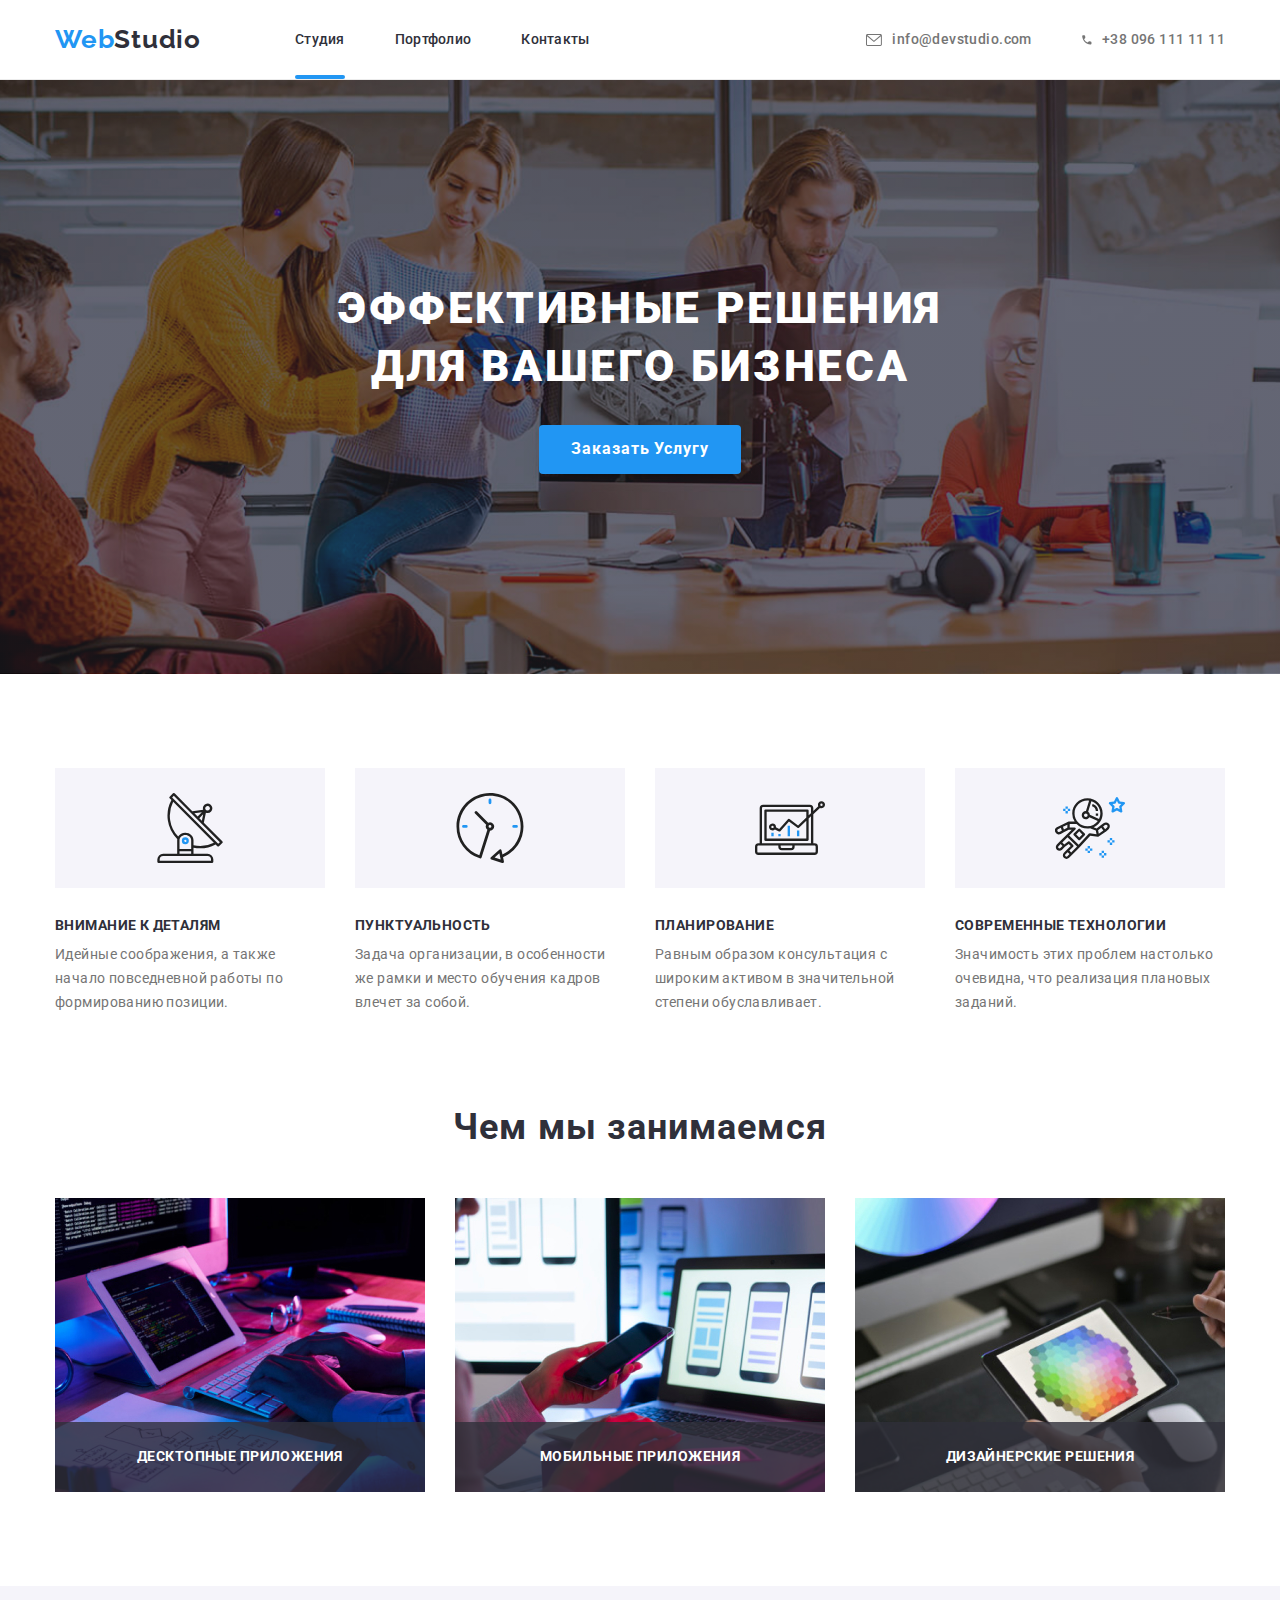
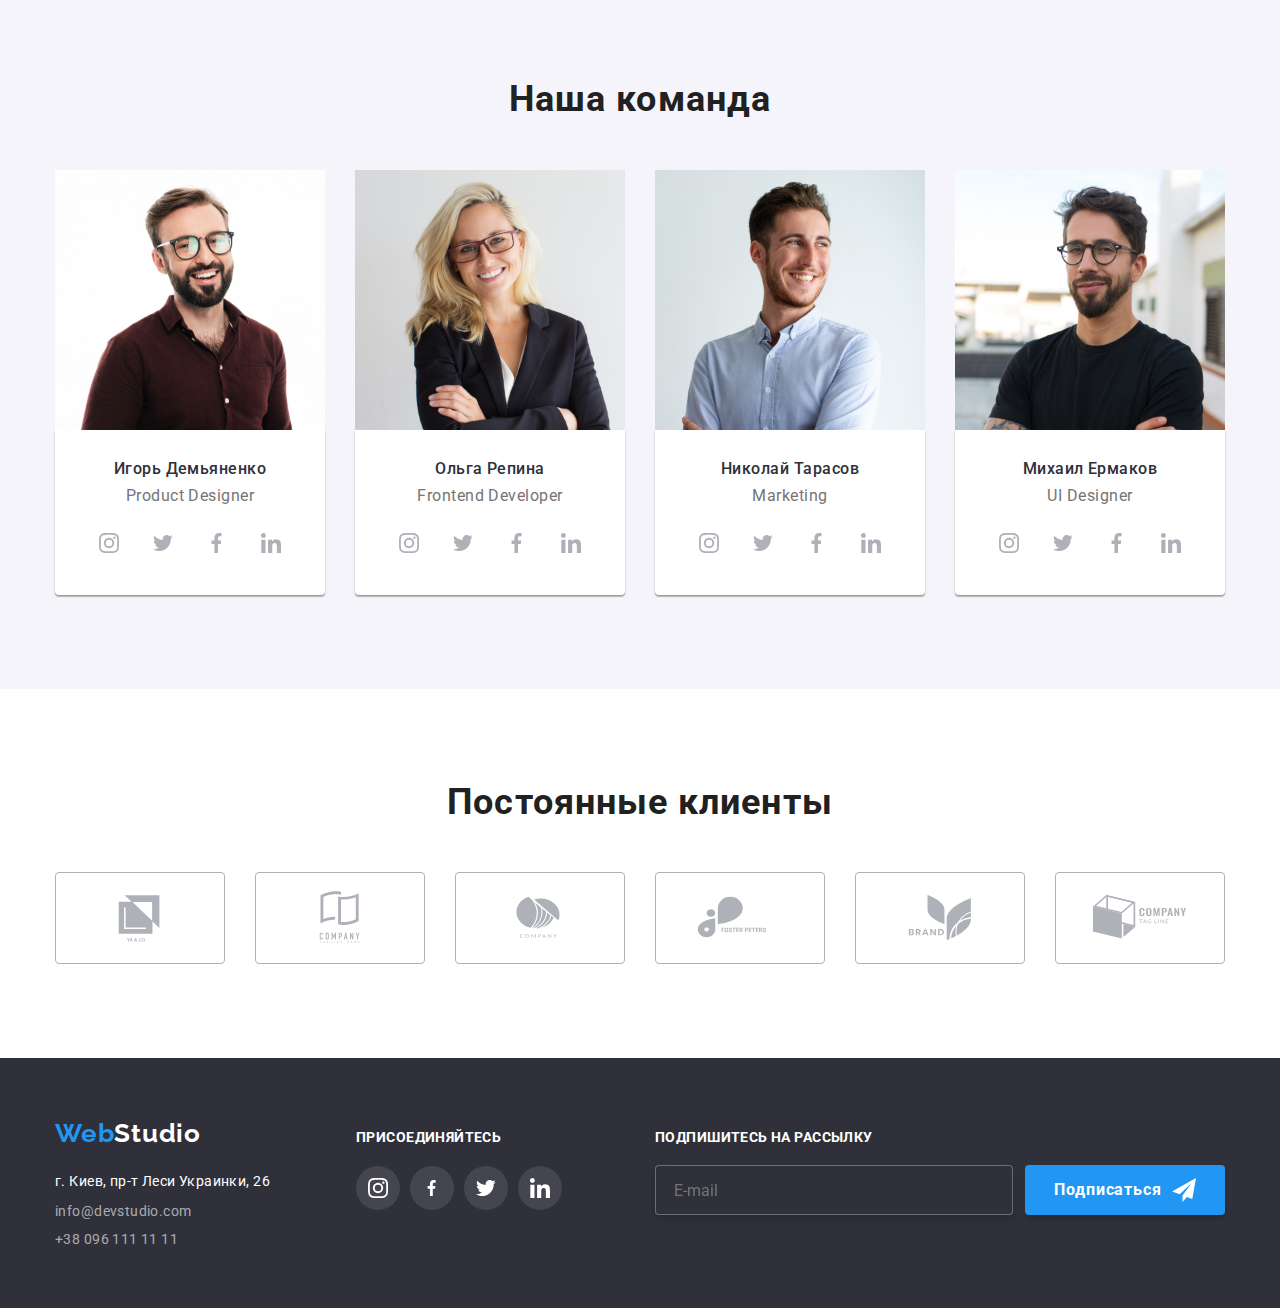
<file: index.html>
<!DOCTYPE html>
<html lang="en">

<head>
    <meta charset="UTF-8" />
    <meta http-equiv="X-UA-Compatible" content="IE=edge" />
    <meta name="viewport" content="width=device-width, initial-scale=1.0" />
    <link rel="stylesheet" type="text/css" href="./modern-normalize.css" />
    <link rel="preconnect" href="https://fonts.gstatic.com" crossorigin />
    <link href="https://fonts.googleapis.com/css2?family=Raleway:wght@700&family=Roboto:wght@400;500;700;900&display=swap" rel="stylesheet" />
    <link rel="stylesheet" type="text/css" href="./styles/style.css" />
    <title>Document</title>
</head>

<body>
    <header>
        <div class="container container-nav">
            <nav class="nav">
                <a href="" class="nav_logo">Web<span>Studio</span></a>

                <ul class="menu">
                    <li><a href="" class="current menu-link">Студия</a></li>
                    <li><a href="./portfolio.html" class="menu-link ">Портфолио</a></li>
                    <li><a href="#contacts" class="menu-link">Контакты</a></li>
                </ul>
            </nav>

            <ul class="contacts">
                <li class="contacts-item">
                    <a href="mailto:info@devstudio.com" class="mail">
                        <svg class="contact-icons" width="16" height="12" fill="color: #757575">
                <use
                  href="./images/symbol-defs.svg#icon-envelope-hover"
                ></use></svg
              >info@devstudio.com</a
            >
          </li>
          <li class="contacts-item">
            <a href="tel:+380961111111" class="tel"
              ><svg class="contact-icons" width="10" height="16">
                <use href="./images/symbol-defs.svg#icon-Vector-11"></use></svg
              >+38 096 111 11 11</a
            >
          </li>
        </ul>
      </div>
    </header>

    <main>
      <section class="main-button">
        <div class="container">
          <h1 class="main-slogan">
            Эффективные решения <br />
            для вашего бизнеса
          </h1>
          <div class="button">
            <button type="button" data-modal-open class="order-button">
              Заказать Услугу
            </button>
          </div>
        </div>
      </section>

      <!--Качества-->
      <section class="section">
        <div class="container">
          <h2 class="quality-title">Наши Преимущества</h2>
          <!--скрыть-->
          <ul class="quality-list">
            <li>
              <div class="grey-square">
                <svg class="" width="70" height="70">
                  <use href="./images/symbol-defs.svg#icon-antenna-1"></use>
                </svg>
        </div>
        <h3 class="quality-h3">Внимание к деталям</h3>
        <!--отсуп 10пх маржин-->
        <p class="quality-p">
            Идейные соображения, а также начало повседневной работы по формированию позиции.
        </p>
        </li>
        <li>
            <div class="grey-square">
                <svg class="" width="70" height="70">
                  <use href="./images/symbol-defs.svg#icon-clock-1"></use>
                </svg>
            </div>
            <h3 class="quality-h3">Пунктуальность</h3>
            <p class="quality-p">
                Задача организации, в особенности же рамки и место обучения кадров влечет за собой.
            </p>
        </li>
        <li>
            <div class="grey-square">
                <svg class="" width="70" height="70">
                  <use href="./images/symbol-defs.svg#icon-diagram-1"></use>
                </svg>
            </div>
            <h3 class="quality-h3">Планирование</h3>
            <p class="quality-p">
                Равным образом консультация с широким активом в значительной степени обуславливает.
            </p>
        </li>
        <li>
            <div class="grey-square">
                <svg class="" width="70" height="70">
                  <use href="./images/symbol-defs.svg#icon-astronaut-1"></use>
                </svg>
            </div>
            <h3 class="quality-h3">Современные технологии</h3>
            <p class="quality-p">
                Значимость этих проблем настолько очевидна, что реализация плановых заданий.
            </p>
        </li>
        </ul>
        </div>
        </section>

        <!--Чем мы занимаемся-->

        <section class="section task">
            <div class="container">
                <h2 class="task-title">Чем мы занимаемся</h2>

                <ul class="task-list">
                    <li class="task-item">
                        <img src="./images/tasks/img.jpg" alt="мобильные приложения" width="370" />
                        <div class="task-overlay">
                            <h3 class="task-text">Десктопные приложения</h3>
                        </div>
                    </li>
                    <li class="task-item">
                        <img src="./images/tasks/img_1.jpg" alt="десктопные приложения" width="370" />
                        <div class="task-overlay">
                            <h3 class="task-text">Мобильные приложения</h3>
                        </div>
                    </li>
                    <li class="task-item">
                        <img src="./images/tasks/img_2.jpg" alt="дизайнерские решения" width="370" />
                        <div class="task-overlay">
                            <h3 class="task-text">Дизайнерские решения</h3>
                        </div>
                    </li>
                </ul>
            </div>
        </section>

        <!--Наша команда-->

        <section class="section team">
            <div class="container">
                <h2 class="team-title">Наша команда</h2>

                <ul class="team-list">
                    <li class="team_card">
                        <img src="./images/team/img.jpg" alt="Игорь Демьяненко" width="270" />
                        <div class="member-info">
                            <h3 class="teamlist-h3">Игорь Демьяненко</h3>
                            <p class="teamlist-p">Product Designer</p>
                            <ul class="links-list">
                                <li class="links-item">
                                    <a href="" class="team-links"><svg class="social-icons" width="20" height="20">
                        <use
                          href="./images/symbol-defs.svg#icon-instagram-2"
                        ></use></svg
                    ></a>
                                </li>
                                <li class="links-item">
                                    <a href="" class="team-links"><svg class="social-icons" width="20" height="20">
                        <use
                          href="./images/symbol-defs.svg#icon-Vector-111"
                        ></use></svg
                    ></a>
                                </li>
                                <li class="links-item">
                                    <a href="" class="team-links"><svg class="social-icons" width="20" height="20">
                        <use
                          href="./images/symbol-defs.svg#icon-Vector-21"
                        ></use></svg
                    ></a>
                                </li>
                                <li class="links-item">
                                    <a href="" class="team-links"><svg class="social-icons" width="20" height="20">
                        <use
                          href="./images/symbol-defs.svg#icon-linkedin-1"
                        ></use>
                      </svg>
                    </a>
                                </li>
                            </ul>
                        </div>
                    </li>
                    <li class="team_card">
                        <img src="./images/team/img-1.jpg" alt="Ольга Репина" width="270" />
                        <div class="member-info">
                            <h3 class="teamlist-h3">Ольга Репина</h3>
                            <p class="teamlist-p">Frontend Developer</p>
                            <ul class="links-list">
                                <li class="links-item">
                                    <a href="" class="team-links"><svg class="social-icons" width="20" height="20">
                        <use
                          href="./images/symbol-defs.svg#icon-instagram-2"
                        ></use></svg
                    ></a>
                                </li>
                                <li class="links-item">
                                    <a href="" class="team-links"><svg class="social-icons" width="20" height="20">
                        <use
                          href="./images/symbol-defs.svg#icon-Vector-111"
                        ></use></svg
                    ></a>
                                </li>
                                <li class="links-item">
                                    <a href="" class="team-links"><svg class="social-icons" width="20" height="20">
                        <use
                          href="./images/symbol-defs.svg#icon-Vector-21"
                        ></use></svg
                    ></a>
                                </li>
                                <li class="links-item">
                                    <a href="" class="team-links"><svg class="social-icons" width="20" height="20">
                        <use
                          href="./images/symbol-defs.svg#icon-linkedin-1"
                        ></use>
                      </svg>
                    </a>
                                </li>
                            </ul>
                        </div>
                    </li>
                    <li class="team_card">
                        <img src="./images/team/img-2.jpg" alt="Николай Тарасов" width="270" />
                        <div class="member-info">
                            <h3 class="teamlist-h3">Николай Тарасов</h3>
                            <p class="teamlist-p">Marketing</p>
                            <ul class="links-list">
                                <li class="links-item">
                                    <a href="" class="team-links"><svg class="social-icons" width="20" height="20">
                        <use
                          href="./images/symbol-defs.svg#icon-instagram-2"
                        ></use></svg
                    ></a>
                                </li>
                                <li class="links-item">
                                    <a href="" class="team-links"><svg class="social-icons" width="20" height="20">
                        <use
                          href="./images/symbol-defs.svg#icon-Vector-111"
                        ></use></svg
                    ></a>
                                </li>
                                <li class="links-item">
                                    <a href="" class="team-links"><svg class="social-icons" width="20" height="20">
                        <use
                          href="./images/symbol-defs.svg#icon-Vector-21"
                        ></use></svg
                    ></a>
                                </li>
                                <li class="links-item">
                                    <a href="" class="team-links"><svg class="social-icons" width="20" height="20">
                        <use
                          href="./images/symbol-defs.svg#icon-linkedin-1"
                        ></use>
                      </svg>
                    </a>
                                </li>
                            </ul>
                        </div>
                    </li>
                    <li class="team_card">
                        <img src="./images/team/img-3.jpg" alt="Михаил Ермаков " width="270" />
                        <div class="member-info">
                            <h3 class="teamlist-h3">Михаил Ермаков</h3>
                            <p class="teamlist-p">UI Designer</p>
                            <ul class="links-list">
                                <li class="links-item">
                                    <a href="" class="team-links"><svg class="social-icons" width="20" height="20">
                        <use
                          href="./images/symbol-defs.svg#icon-instagram-2"
                        ></use></svg
                    ></a>
                                </li>
                                <li class="links-item">
                                    <a href="" class="team-links"><svg class="social-icons" width="20" height="20">
                        <use
                          href="./images/symbol-defs.svg#icon-Vector-111"
                        ></use></svg
                    ></a>
                                </li>
                                <li class="links-item">
                                    <a href="" class="team-links"><svg class="social-icons" width="20" height="20">
                        <use
                          href="./images/symbol-defs.svg#icon-Vector-21"
                        ></use></svg
                    ></a>
                                </li>
                                <li class="links-item">
                                    <a href="" class="team-links"><svg class="social-icons" width="20" height="20">
                        <use
                          href="./images/symbol-defs.svg#icon-linkedin-1"
                        ></use>
                      </svg>
                    </a>
                                </li>
                            </ul>
                        </div>
                    </li>
                </ul>
            </div>
        </section>

        <section class="section">
            <div class="container clients">
                <h2 class="team-title">Постоянные клиенты</h2>
                <ul class="clients-list">
                    <li>
                        <a href="" class="clients-card"><svg class="client-icons" width="106" height="60">
                  <use href="./images/symbol-defs.svg#icon-Logo-1"></use></svg
              ></a>
                    </li>
                    <li>
                        <a href="" class="clients-card"><svg class="client-icons" width="106" height="60">
                  <use href="./images/symbol-defs.svg#icon-Logo-2"></use></svg
              ></a>
                    </li>
                    <li>
                        <a href="" class="clients-card"><svg class="client-icons" width="106" height="60">
                  <use href="./images/symbol-defs.svg#icon-Logo-3"></use></svg
              ></a>
                    </li>
                    <li>
                        <a href="" class="clients-card"><svg class="client-icons" width="106" height="60">
                  <use href="./images/symbol-defs.svg#icon-Logo-4"></use></svg
              ></a>
                    </li>
                    <li>
                        <a href="" class="clients-card"><svg class="client-icons" width="106" height="60">
                  <use href="./images/symbol-defs.svg#icon-Logo-6"></use></svg
              ></a>
                    </li>
                    <li>
                        <a href="" class="clients-card"><svg class="client-icons" width="106" height="60">
                  <use href="./images/symbol-defs.svg#icon-Logo-7"></use></svg
              ></a>
                    </li>
                </ul>
            </div>
        </section>
        </main>

        <footer id="contacts">
            <div class="container footer-container">
                <div class="addres-con">
                    <a href="" class="footer-logo"><span>Web</span>Studio</a>
                    <address>
            <ul class="address">
              <li class="address-list">
                <a
                  href="https://goo.gl/maps/dbALaQ9YhSVhBDLY6"
                  class="footer-address"
                  >г. Киев, пр-т Леси Украинки, 26</a
                >
              </li>
              <li class="address-list">
                <a href="mailto:info@devstudio.com" class="footer-mail"
                  >info@devstudio.com</a
                >
              </li>
              <li class="address-list">
                <a href="tel:+380961111111" class="footer-tel"
                  >+38 096 111 11 11</a
                >
              </li>
            </ul>
          </address>
                </div>
                <div class="footer-join">
                    <h2 class="join-slogan">присоединяйтесь</h2>
                    <ul class="footer-links">
                        <li>
                            <a href="" class="footer-items"><svg class="footer-icons" width="20" height="20">
                  <use
                    href="./images/symbol-defs.svg#icon-instagram-2"
                  ></use></svg
              ></a>
                        </li>
                        <li>
                            <a href="" class="footer-items"><svg class="footer-icons" width="20" height="16">
                  <use href="./images/symbol-defs.svg#icon-Vector-21"></use></svg
              ></a>
                        </li>
                        <li>
                            <a href="" class="footer-items">
                                <svg class="footer-icons" width="20" height="20">
                  <use href="./images/symbol-defs.svg#icon-Vector-111"></use>
                </svg>
                            </a>
                        </li>
                        <li>
                            <a href="" class="footer-items"><svg class="footer-icons" width="20" height="20">
                  <use
                    href="./images/symbol-defs.svg#icon-linkedin-1"
                  ></use></svg
              ></a>
                        </li>
                    </ul>
                </div>

                <div class="subscribe-div">
                  <h2 class="subscribe-title">Подпишитесь на рассылку</h2>
                  <form action="" class="subscribe-form">
                  <input type="text" placeholder="E-mail" class="subscribe-input">
                  <button type="subscribe" class="footer-subscribe">Подписаться <svg class="icon-send" width="24" height="24"> <use
                    href="./images/symbol-defs.svg#icon-icon-send"
                  ></use></svg></button>
                  </form>
              </div>

             
            </div>
        </footer>

        <div class="backdrop is-hidden" data-modal>
          <div class="modal">
            <button type="button" data-modal-close class="close_button"> <svg class="close-icon" width="11" height="11">
              <use href="./images/symbol-defs.svg#icon-Vector-1"></use></button>
              <form class="register js-speaker-form">
              <h2 class="modal-title">Оставьте свои данные, мы вам перезвоним</h2>
    <div class="form-field">
              <label for="name" class="name-label" >Имя<svg class="modal-icon name-icon" width="12" height="12">
                <use
                  href="./images/symbol-defs.svg#icon-Vector"
                ></use></svg> </label>
               
              <input type="text"  id="name" name="name-input">
            </div>

            <div class="form-field">
              <label for="tel" class="tel-label">Телефон   <svg class="modal-icon tel-icon" width="13" height="13">
                <use
                  href="./images/symbol-defs.svg#icon-Vector-11"
                ></use></svg></label>
            
              <input type="text"  id="tel" name="tel-input">
            </div>
             

            <div class="form-field">
              <label for="email"class="email-label"  >Почта <svg class="modal-icon name-icon" width="16" height="12">
                <use
                  href="./images/symbol-defs.svg#black-envelope"
                ></use></svg></label> 
              <input type="text"  id="email" name="email-input">
            </div>
            <div class="form-field">
              <label for="comments" class="comments-label">Комментарий</label>
              <textarea name="comments" placeholder="Введите текст" class="comments" rows="4" id="comments"></textarea>
            </div>
             
    <div class="policy">
     
             
              <label for="term" class="term-label"> 
                <input type="checkbox" class="term " value="term" id="term">
                <span class="check-icon"><svg class="checkbox-icon" width="11" height="8">
                  <use
                    href="./images/symbol-defs.svg#icon-checkmark1"
                  ></use></svg></span> <p class="policy-text">
                Соглашаюсь с рассылкой и принимаю <a href="" class="policy-terms"> Условия договора</a></p>
              </label>
            </div>
          
    <div class="button-submit">
              <button type="button" class="submit">Отправить</button>
            </div>
              </form>
        </div>



        </div>

            </div>
        </div>

        <script src="./main.js"></script>
</body>

</html>
</file>
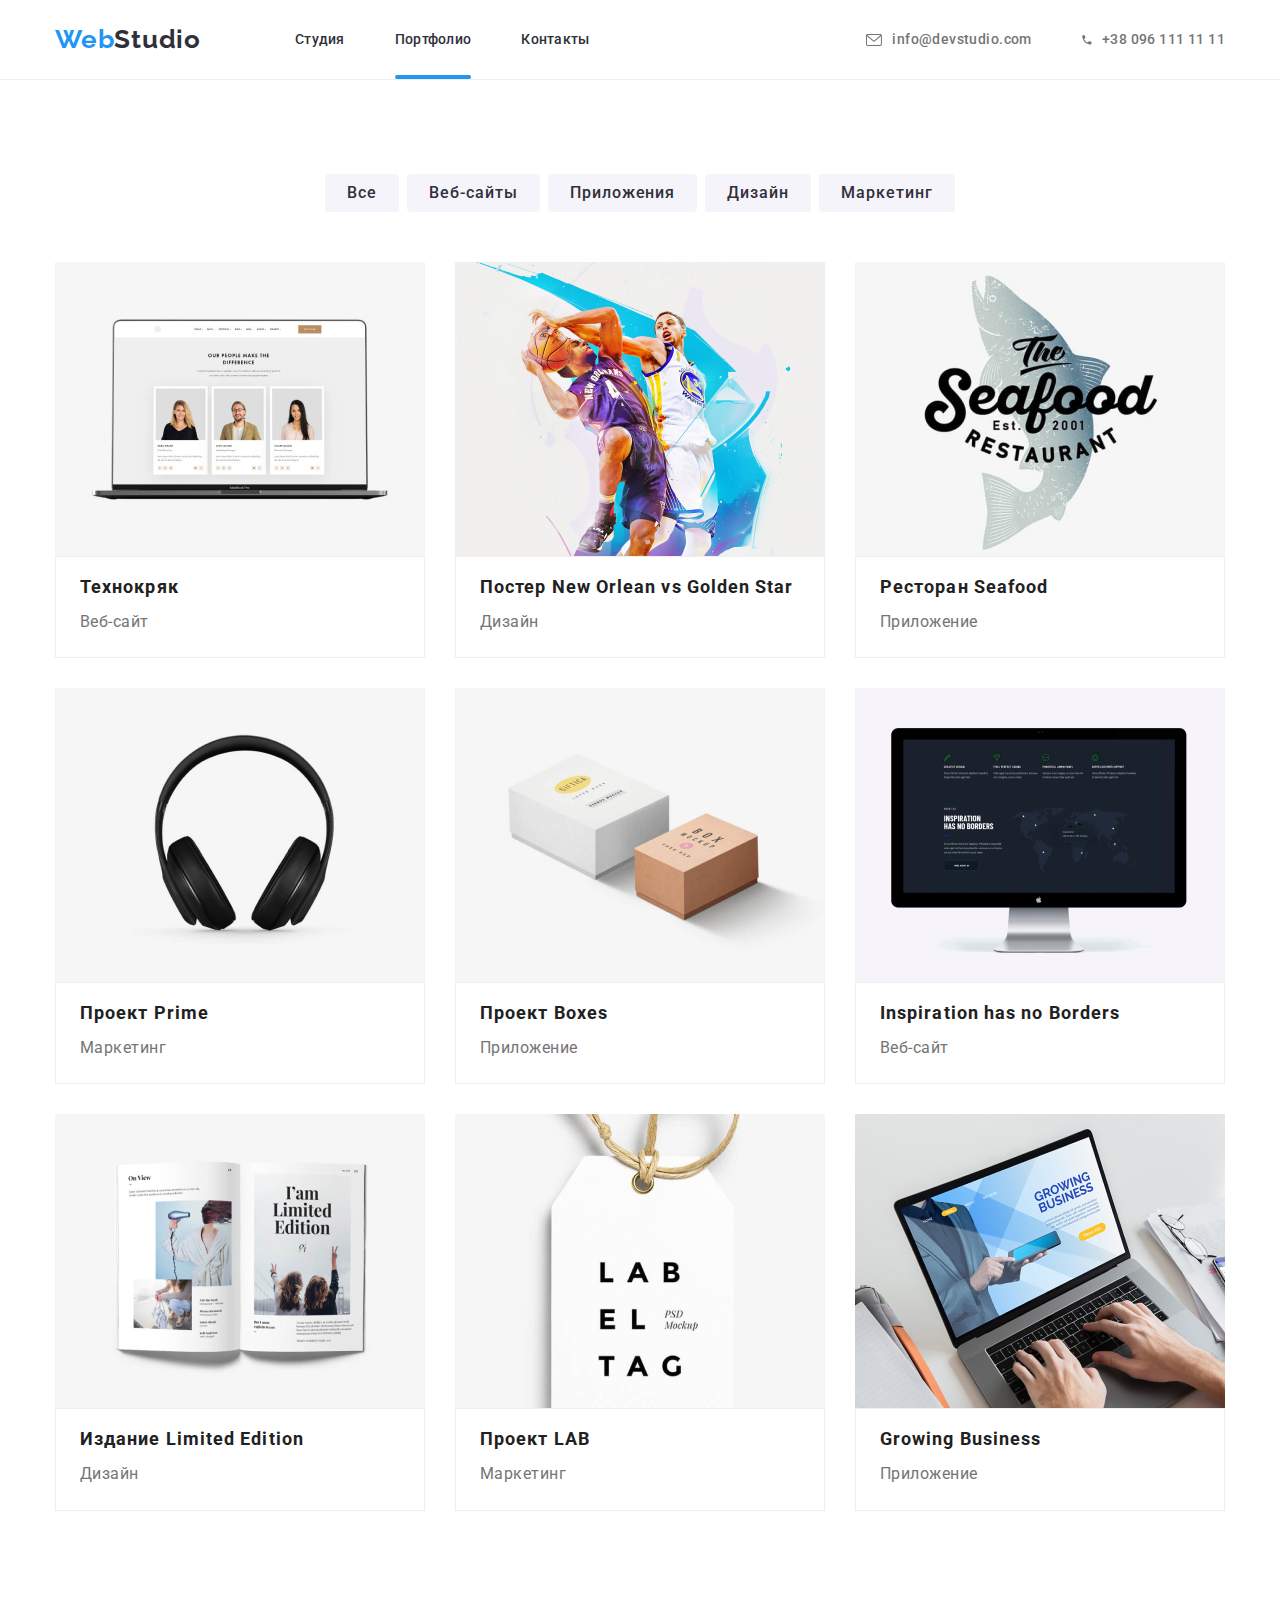
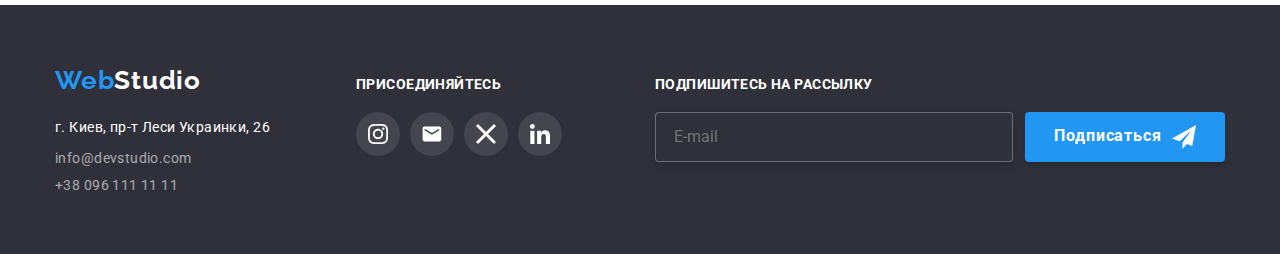
<file: portfolio.html>
<!DOCTYPE html>
<html lang="en">

<head>
    <meta charset="UTF-8" />
    <meta http-equiv="X-UA-Compatible" content="IE=edge" />
    <meta name="viewport" content="width=device-width, initial-scale=1.0" />
    <link rel="preconnect" href="https://fonts.gstatic.com" crossorigin />
    <link href="https://fonts.googleapis.com/css2?family=Raleway:wght@700&family=Roboto:wght@400;500;700;900&display=swap" rel="stylesheet" />
    <link rel="stylesheet" type="text/css" href="./modern-normalize.css" />
    <link rel="stylesheet" type="text/css" href="./styles/style.css" />
    <title>Document</title>
</head>

<body>
    <!--HEADER-->
    <header>
        <div class="container container-nav">
            <nav class="nav">
                <a href="" class="nav_logo">Web<span>Studio</span></a>

                <ul class="menu">
                    <li><a href="./index.html" class="menu-link">Студия</a></li>
                    <li><a href="" class="current menu-link ">Портфолио</a></li>
                    <li><a href="" class="menu-link">Контакты</a></li>
                </ul>
            </nav>

            <ul class="contacts">
                <li class="contacts-item">
                    <a href="mailto:info@devstudio.com" class="mail">
                        <svg class="contact-icons" width="16" height="12" fill="color: #757575">
              <use
                href="./images/symbol-defs.svg#icon-envelope-hover"
              ></use></svg
            >info@devstudio.com</a
          >
        </li>
        <li class="contacts-item">
          <a href="tel:+380961111111" class="tel"
            ><svg class="contact-icons" width="10" height="16">
              <use href="./images/symbol-defs.svg#icon-Vector-11"></use></svg
            >+38 096 111 11 11</a
          >
        </li>
      </ul>
    </div>
  </header>

    <main>
      <section class="section">
        <div class="container">
          <!--скрыть-->
          <h1 class="our-works">Наши Работы</h1>
          <!--скрыть-->

          <ul class="button-list">
            <li><button type="button" class="buttons">Все</button></li>
            <li><button type="button" class="buttons">Веб-сайты</button></li>
            <li><button type="button" class="buttons">Приложения</button></li>
            <li><button type="button" class="buttons">Дизайн</button></li>
            <li><button type="button" class="buttons">Маркетинг</button></li>
          </ul>

          <ul class="portfolio-list">
            <li class="cards">
              <a href="" class="cards-link">
                <div class="cards-main">
                  <img
                    src="./images/portfolio/img.jpg"
                    alt="Технокряк"
                    width="370"
                    class="cards-img"
                  />
                  <div class="product-overlay"><p>Ресурс предлагает комплексные предложения с разным уровнем функционала и сервисов. Все это позволит посетителю получить исчерпывающие сведения о компании или частном лице.</p>  </div>
                </div>
                <div class="cards-info">
                  <h2 class="cards-h2">Технокряк</h2>
                  <p class="cards-p">Веб-сайт</p>
                </div>
              </a>
            </li>
            <li class="cards">
              <a href="" class="cards-link">
                <div class="cards-main">
                  <img
                    src="./images/portfolio/img-1.jpg"
                    alt=" Постер New Orlean vs Golden Star
                    "
                    width="370"
                  />
                  <div class="product-overlay"><p>Ресурс предлагает комплексные предложения с разным уровнем функционала и сервисов. Все это позволит посетителю получить исчерпывающие сведения о компании или частном лице.</p>   </div>
                </div>
                <div class="cards-info">
                  <h2 class="cards-h2">Постер New Orlean vs Golden Star</h2>
                  <p class="cards-p">Дизайн</p>
                </div>
              </a>
            </li>
            <li class="cards">
              <a href="" class="cards-link">
                <div class="cards-main">
                  <img
                    src="./images/portfolio/img-2.jpg"
                    alt="Ресторан Seafood "
                    width="370"
                  />
                  <div class="product-overlay"><p>Ресурс предлагает комплексные предложения с разным уровнем функционала и сервисов. Все это позволит посетителю получить исчерпывающие сведения о компании или частном лице.</p>  </div>
                </div>
                <div class="cards-info">
                  <h2 class="cards-h2">Ресторан Seafood</h2>
                  <p class="cards-p">Приложение</p>
                </div>
              </a>
            </li>
            <li class="cards">
              <a href="" class="cards-link">
                <div class="cards-main">
                  <img
                    src="./images/portfolio/img-3.jpg"
                    alt="Проект Prime "
                    width="370"
                  />
                  <div class="product-overlay"><p>Ресурс предлагает комплексные предложения с разным уровнем функционала и сервисов. Все это позволит посетителю получить исчерпывающие сведения о компании или частном лице.</p>  </div>
                </div>
                <div class="cards-info">
                  <h2 class="cards-h2">Проект Prime</h2>
                  <p class="cards-p">Маркетинг</p>
                </div>
              </a>
            </li>
            <li class="cards">
              <a href="" class="cards-link">
                <div class="cards-main">
                  <img
                    src="./images/portfolio/img-4.jpg"
                    alt=" Проект Boxes"
                    width="370"
                  />
                  <div class="product-overlay"><p>Ресурс предлагает комплексные предложения с разным уровнем функционала и сервисов. Все это позволит посетителю получить исчерпывающие сведения о компании или частном лице.</p>   </div>
                </div>
                <div class="cards-info">
                  <h2 class="cards-h2">Проект Boxes</h2>
                  <p class="cards-p">Приложение</p>
                </div>
              </a>
            </li>
            <li class="cards">
              <a href="" class="cards-link">
                <div class="cards-main">
                  <img
                    src="./images/portfolio/img-5.jpg"
                    alt="Inspiration has no Borders "
                    width="370"
                  />
                  <div class="product-overlay"><p>Ресурс предлагает комплексные предложения с разным уровнем функционала и сервисов. Все это позволит посетителю получить исчерпывающие сведения о компании или частном лице.</p>   </div>
                </div>
                <div class="cards-info">
                  <h2 class="cards-h2">Inspiration has no Borders</h2>
                  <p class="cards-p">Веб-сайт</p>
                </div>
              </a>
            </li>
            <li class="cards">
              <a href="" class="cards-link">
                <div class="cards-main">
                  <img
                    src="./images/portfolio/img-6.jpg"
                    alt="Издание Limited Edition"
                    width="370"
                  />
                  <div class="product-overlay"><p>Ресурс предлагает комплексные предложения с разным уровнем функционала и сервисов. Все это позволит посетителю получить исчерпывающие сведения о компании или частном лице.</p>  </div>
                </div>
                <div class="cards-info">
                  <h2 class="cards-h2">Издание Limited Edition</h2>
                  <p class="cards-p">Дизайн</p>
                </div>
              </a>
            </li>
            <li class="cards">
              <a href="" class="cards-link">
                <div class="cards-main">
                  <img
                    src="./images/portfolio/img-7.jpg"
                    alt="Проект LAB"
                    width="370"
                  />
                  <div class="product-overlay"><p>Ресурс предлагает комплексные предложения с разным уровнем функционала и сервисов. Все это позволит посетителю получить исчерпывающие сведения о компании или частном лице.</p>   </div>
                </div>
                <div class="cards-info">
                  <h2 class="cards-h2">Проект LAB</h2>
                  <p class="cards-p">Маркетинг</p>
                </div>
              </a>
            </li>
            <li class="cards">
              <a href="" class="cards-link">
                <div class="cards-main">
                  <img
                    src="./images/portfolio/img-8.jpg "
                    alt="Growing Business "
                    width="370"
                  />
                  <div class="product-overlay"><p>Ресурс предлагает комплексные предложения с разным уровнем функционала и сервисов. Все это позволит посетителю получить исчерпывающие сведения о компании или частном лице.</p>  </div>
                </div>
                <div class="cards-info">
                  <h2 class="cards-h2">Growing Business</h2>
                  <p class="cards-p">Приложение</p>
                </div>
              </a>
            </li>
          </ul>
        </div>
      </section>
    </main>

    <!--FOOTER-->

    <footer>
      <div class="container footer-container">
        <div class="addres-con">
          <a href="" class="footer-logo"><span>Web</span>Studio</a>
          <address>
            <ul class="address">
              <li class="address-list">
                <a
                  href="https://goo.gl/maps/dbALaQ9YhSVhBDLY6"
                  class="footer-address"
                  >г. Киев, пр-т Леси Украинки, 26</a
                >
              </li>
              <li class="address-list">
                <a href="mailto:info@devstudio.com" class="footer-mail"
                  >info@devstudio.com</a
                >
              </li>
              <li class="address-list">
                <a href="tel:+380961111111" class="footer-tel"
                  >+38 096 111 11 11</a
                >
              </li>
            </ul>
          </address>
        </div>
        <div class="footer-join">
          <h2 class="join-slogan">присоединяйтесь</h2>
          <ul class="footer-links">
            <li>
              <a href="" class="footer-items"
                ><svg class="footer-icons" width="20" height="20">
                  <use
                    href="./images/symbol-defs.svg#icon-instagram-2"
                  ></use></svg
              ></a>
            </li>
            <li>
              <a href="" class="footer-items"
                ><svg class="footer-icons" width="20" height="16">
                  <use href="./images/symbol-defs.svg#icon-Vector-2"></use></svg
              ></a>
            </li>
            <li>
              <a href="" class="footer-items">
                <svg class="footer-icons" width="20" height="20">
                  <use href="./images/symbol-defs.svg#icon-Vector-1"></use>
                </svg>
                    </a>
                </li>
                <li>
                    <a href="" class="footer-items"><svg class="footer-icons" width="20" height="20">
                  <use
                    href="./images/symbol-defs.svg#icon-linkedin-1"
                  ></use></svg
              ></a>
                </li>
            </ul>
        </div>

         <div class="subscribe-div">
                  <h2 class="subscribe-title">Подпишитесь на рассылку</h2>
                  <form action="" class="subscribe-form">
                  <input type="text" placeholder="E-mail" class="subscribe-input">
                  <button type="subscribe" class="footer-subscribe">Подписаться <svg class="icon-send" width="24" height="24"> <use
                    href="./images/symbol-defs.svg#icon-icon-send"
                  ></use></svg></button>
                  </form>
        </div>
        </footer>
</body>

</html>
</file>
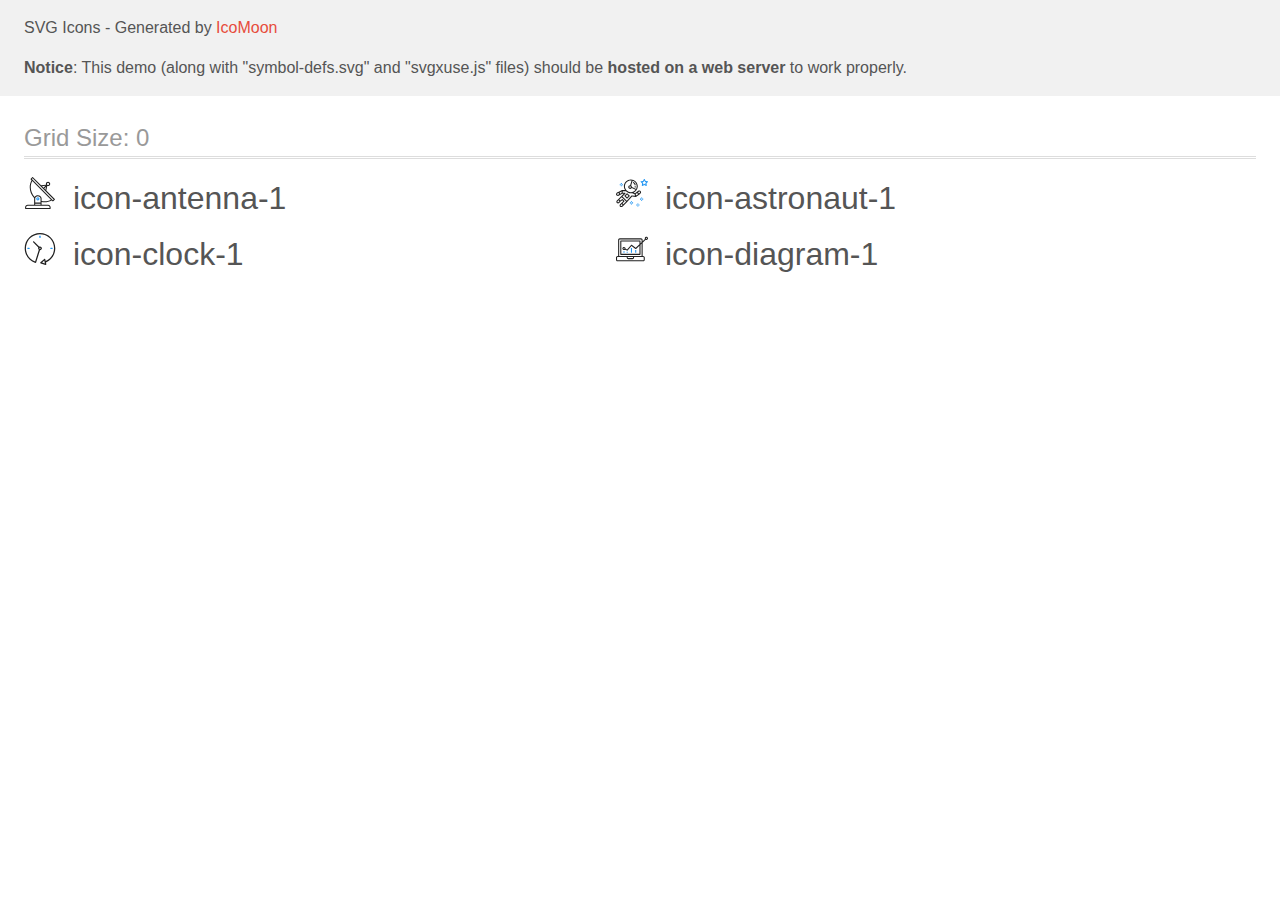
<file: images/quality/icomoon (1)/demo-external-svg.html>
<!doctype html>
<html>
<head>
    <title>IcoMoon - SVG Icons</title>
    <meta charset="utf-8">
    <meta name="viewport" content="width=device-width, initial-scale=1">
    <link rel="stylesheet" href="demo-files/demo.css">
    <link rel="stylesheet" href="style.css">
</head>
<body>
<header class="bgc1 clearfix">
<div class="mhl">
    <p>SVG Icons - Generated by <a href="https://icomoon.io/app">IcoMoon</a></p><p><strong>Notice</strong>: This demo (along with "symbol-defs.svg" and "svgxuse.js" files) should be <b>hosted on a web server</b> to work properly.</p>
</div>
</header>
    <div class="clearfix mhl ptl">
        <h1 class="mvm mtn fgc1">Grid Size: 0</h1>
        <div class="glyph fs1">
            <div class="clearfix pbs">
                <svg class="icon icon-antenna-1"><use xlink:href="symbol-defs.svg#icon-antenna-1"></use></svg><span class="name"> icon-antenna-1</span>
            </div>
        </div>
        <div class="glyph fs1">
            <div class="clearfix pbs">
                <svg class="icon icon-astronaut-1"><use xlink:href="symbol-defs.svg#icon-astronaut-1"></use></svg><span class="name"> icon-astronaut-1</span>
            </div>
        </div>
        <div class="glyph fs1">
            <div class="clearfix pbs">
                <svg class="icon icon-clock-1"><use xlink:href="symbol-defs.svg#icon-clock-1"></use></svg><span class="name"> icon-clock-1</span>
            </div>
        </div>
        <div class="glyph fs1">
            <div class="clearfix pbs">
                <svg class="icon icon-diagram-1"><use xlink:href="symbol-defs.svg#icon-diagram-1"></use></svg><span class="name"> icon-diagram-1</span>
            </div>
        </div>
  </div>
<script defer src="svgxuse.js"></script>
</body>
</html>
</file>
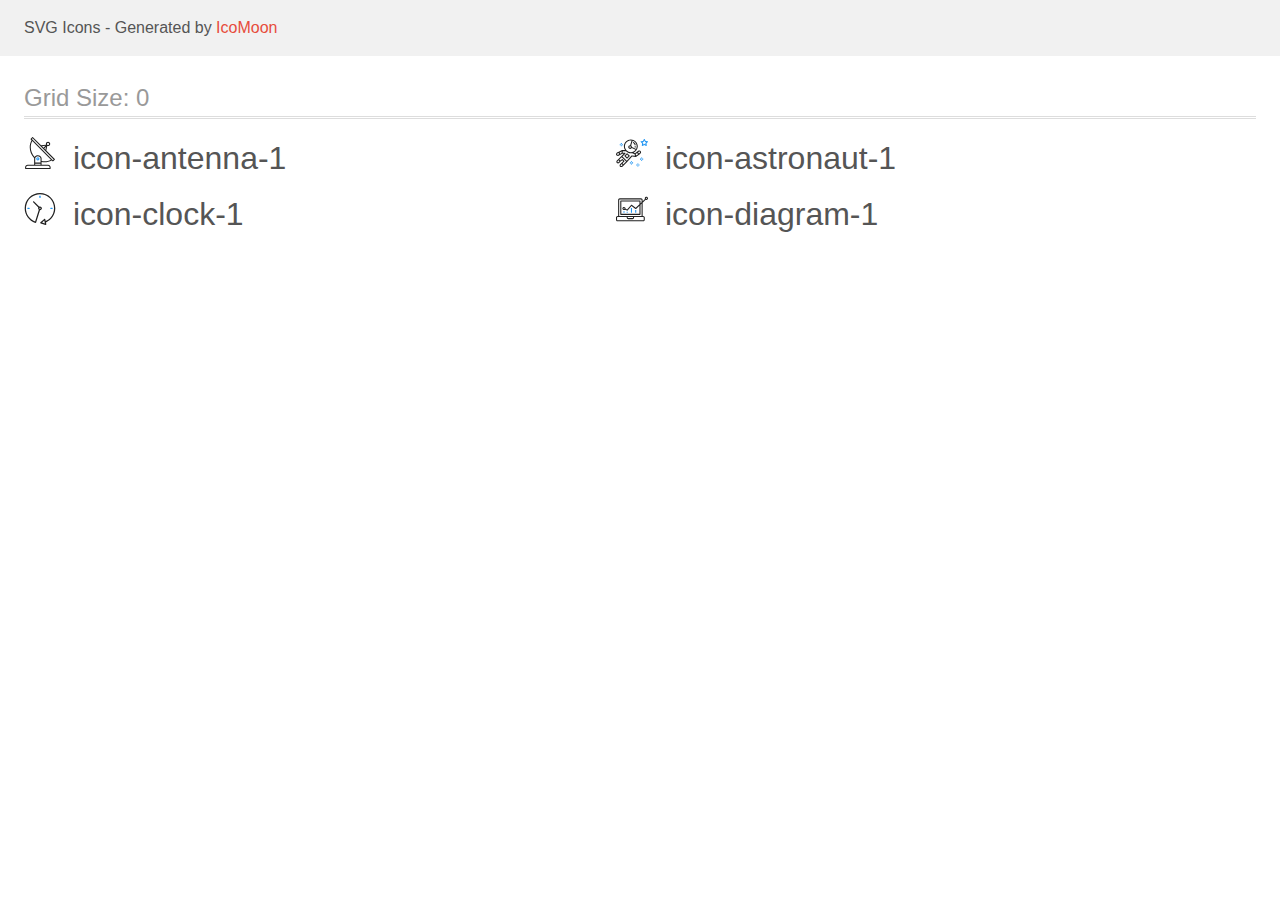
<file: images/quality/icomoon (1)/demo.html>
<!doctype html>
<html>
<head>
    <title>IcoMoon - SVG Icons</title>
    <meta charset="utf-8">
    <meta name="viewport" content="width=device-width, initial-scale=1">
    <link rel="stylesheet" href="demo-files/demo.css">
    <link rel="stylesheet" href="style.css">
</head>
<body>
<svg aria-hidden="true" style="position: absolute; width: 0; height: 0; overflow: hidden;" version="1.1" xmlns="http://www.w3.org/2000/svg" xmlns:xlink="http://www.w3.org/1999/xlink">
<defs>
<symbol id="icon-antenna-1" viewBox="0 0 32 32">
<path fill="#212121" style="fill: var(--color1, #212121)" d="M30.773 22.098l-8.443-8.505 0.937-4.615c0.242 0.094 0.499 0.144 0.758 0.146h0.006c1.192 0.014 2.17-0.941 2.184-2.133s-0.941-2.17-2.133-2.184c-1.192-0.014-2.17 0.941-2.184 2.133-0.003 0.255 0.039 0.509 0.125 0.749l-4.96 0.605-8.091-8.133c-0.099-0.101-0.235-0.159-0.377-0.16-0.14 0.001-0.274 0.056-0.373 0.155l-1.513 1.504c-0.208 0.208-0.208 0.546 0 0.754l0.814 0.826c-3.153 5.798-2.129 12.978 2.519 17.663 0.043 0.041 0.092 0.074 0.146 0.098-0.034 0.18-0.051 0.364-0.052 0.547v6.187h-6.4c-1.472 0.002-2.665 1.195-2.667 2.667v1.067c0 0.295 0.239 0.533 0.533 0.533h24.533c0.295 0 0.533-0.239 0.533-0.533v-1.067c-0.002-1.472-1.195-2.665-2.667-2.667h-6.4v-2.742c1.003 0.21 2.024 0.317 3.049 0.32 2.458-0.003 4.877-0.615 7.040-1.783l0.818 0.823c0.099 0.101 0.235 0.159 0.377 0.16 0.14-0.001 0.274-0.056 0.373-0.155l1.513-1.504c0.208-0.208 0.208-0.546 0-0.754zM23.28 6.233c0.418-0.415 1.093-0.414 1.508 0.004s0.414 1.093-0.004 1.508c-0.2 0.199-0.47 0.31-0.752 0.31h-0.003c-0.589-0.003-1.064-0.483-1.061-1.072 0.002-0.282 0.115-0.552 0.314-0.751h-0.002zM22.024 9.738l-0.598 2.946-1.175-1.182 1.774-1.763zM21.419 8.836l-1.92 1.909-1.485-1.493 3.405-0.415zM24.004 28.8c0.884 0 1.6 0.716 1.6 1.6v0.533h-23.467v-0.533c0-0.884 0.716-1.6 1.6-1.6h20.267zM16.537 26.667v1.067h-5.333v-1.067h5.333zM11.204 25.6v-4.053c0-1.294 1.196-2.347 2.667-2.347s2.667 1.053 2.667 2.347v4.053h-5.333zM17.604 23.904v-2.357c0-1.882-1.675-3.413-3.733-3.413-1.331-0.020-2.576 0.657-3.281 1.786-4.058-4.274-4.971-10.645-2.279-15.887l18.602 18.708c-2.872 1.461-6.165 1.873-9.309 1.163zM28.893 23.22l-21.057-21.181 0.755-0.752 7.935 7.98c0.004 0 0.006 0.007 0.010 0.010l13.115 13.191-0.757 0.752z"></path>
<path fill="#2196f3" style="fill: var(--color2, #2196f3)" d="M13.876 20.267h-0.005c-0.884-0.001-1.601 0.714-1.602 1.598s0.714 1.601 1.598 1.602h0.005c0.884 0.001 1.601-0.714 1.602-1.598s-0.714-1.601-1.598-1.602zM14.249 22.245c-0.1 0.1-0.236 0.156-0.378 0.155-0.295-0.002-0.532-0.242-0.531-0.536 0.001-0.141 0.057-0.276 0.157-0.375s0.233-0.154 0.373-0.155c0.295 0.002 0.532 0.241 0.53 0.536-0.001 0.141-0.057 0.276-0.157 0.375h0.005z"></path>
</symbol>
<symbol id="icon-astronaut-1" viewBox="0 0 32 32">
<path fill="#2196f3" style="fill: var(--color2, #2196f3)" d="M31.974 4.524c-0.063-0.193-0.229-0.333-0.43-0.363l-1.91-0.278-0.855-1.731c-0.179-0.365-0.777-0.365-0.956 0l-0.855 1.731-1.91 0.278c-0.201 0.029-0.367 0.17-0.431 0.363-0.062 0.193-0.011 0.405 0.135 0.547l1.383 1.348-0.326 1.903c-0.034 0.2 0.048 0.402 0.212 0.522 0.166 0.121 0.382 0.135 0.562 0.040l1.709-0.899 1.709 0.899c0.078 0.041 0.164 0.061 0.249 0.061 0.11 0 0.221-0.034 0.314-0.102 0.164-0.119 0.246-0.322 0.212-0.522l-0.326-1.903 1.383-1.348c0.145-0.142 0.197-0.354 0.135-0.547zM29.511 5.851c-0.125 0.122-0.183 0.299-0.153 0.472l0.191 1.114-1-0.526c-0.078-0.041-0.163-0.061-0.249-0.061s-0.17 0.020-0.249 0.061l-1.001 0.526 0.191-1.114c0.030-0.173-0.028-0.349-0.153-0.472l-0.81-0.789 1.119-0.163c0.174-0.025 0.324-0.134 0.402-0.292l0.5-1.013 0.5 1.013c0.078 0.157 0.228 0.267 0.402 0.292l1.119 0.163-0.809 0.789z"></path>
<path fill="#2196f3" style="fill: var(--color2, #2196f3)" d="M26.134 20.522h-1.067v1.067h1.067v-1.067z"></path>
<path fill="#2196f3" style="fill: var(--color2, #2196f3)" d="M26.134 22.656h-1.067v1.067h1.067v-1.067z"></path>
<path fill="#2196f3" style="fill: var(--color2, #2196f3)" d="M27.2 21.589h-1.067v1.067h1.067v-1.067z"></path>
<path fill="#2196f3" style="fill: var(--color2, #2196f3)" d="M25.067 21.589h-1.067v1.067h1.067v-1.067z"></path>
<path fill="#2196f3" style="fill: var(--color2, #2196f3)" d="M22.4 26.389h-1.067v1.067h1.067v-1.067z"></path>
<path fill="#2196f3" style="fill: var(--color2, #2196f3)" d="M22.4 28.522h-1.067v1.067h1.067v-1.067z"></path>
<path fill="#2196f3" style="fill: var(--color2, #2196f3)" d="M23.467 27.456h-1.067v1.067h1.067v-1.067z"></path>
<path fill="#2196f3" style="fill: var(--color2, #2196f3)" d="M21.333 27.456h-1.067v1.067h1.067v-1.067z"></path>
<path fill="#2196f3" style="fill: var(--color2, #2196f3)" d="M16 24.256h-1.067v1.067h1.067v-1.067z"></path>
<path fill="#2196f3" style="fill: var(--color2, #2196f3)" d="M16 26.389h-1.067v1.067h1.067v-1.067z"></path>
<path fill="#2196f3" style="fill: var(--color2, #2196f3)" d="M17.067 25.322h-1.067v1.067h1.067v-1.067z"></path>
<path fill="#2196f3" style="fill: var(--color2, #2196f3)" d="M14.933 25.322h-1.067v1.067h1.067v-1.067z"></path>
<path fill="#2196f3" style="fill: var(--color2, #2196f3)" d="M5.867 6.122h-1.067v1.067h1.067v-1.067z"></path>
<path fill="#2196f3" style="fill: var(--color2, #2196f3)" d="M5.867 8.255h-1.067v1.067h1.067v-1.067z"></path>
<path fill="#2196f3" style="fill: var(--color2, #2196f3)" d="M6.933 7.189h-1.067v1.067h1.067v-1.067z"></path>
<path fill="#2196f3" style="fill: var(--color2, #2196f3)" d="M4.8 7.189h-1.067v1.067h1.067v-1.067z"></path>
<path fill="#212121" style="fill: var(--color1, #212121)" d="M24.715 14.159c-0.287-0.388-0.709-0.637-1.188-0.705-0.481-0.068-0.956 0.058-1.34 0.352l-1.252 0.96-1.898 1.417-1.358-0.541c2.421-1.086 4.114-3.508 4.114-6.32 0-3.823-3.123-6.933-6.961-6.933s-6.961 3.11-6.961 6.933c0 1.386 0.414 2.674 1.12 3.758l-2.764-0.024c-0.002 0-0.003 0-0.005 0-0.009 0-0.015 0.004-0.023 0.005-0.053 0.002-0.105 0.013-0.155 0.031-0.013 0.005-0.026 0.008-0.038 0.013-0.006 0.003-0.013 0.003-0.019 0.006l-3.233 1.596c-0.001 0-0.001 0-0.001 0.001l-1.893 0.911c-0.021 0.009-0.042 0.021-0.063 0.035-0.755 0.502-1.012 1.489-0.598 2.295 0.22 0.429 0.595 0.745 1.056 0.889 0.178 0.055 0.359 0.083 0.539 0.083 0.29 0 0.577-0.071 0.839-0.211l1.388-0.738 2.264-1.169 1.357-0.008-5.442 5.416c-0.001 0.001-0.001 0.001-0.002 0.001l-1.339 1.333c-0.316 0.315-0.49 0.732-0.49 1.178s0.174 0.863 0.49 1.179c0.325 0.323 0.752 0.485 1.179 0.485s0.854-0.162 1.18-0.485l1.314-1.309 1.741-1.3 0.901 0.897-1.762 1.754c-0 0.001-0.001 0.001-0.002 0.001l-1.339 1.333c-0.316 0.315-0.49 0.732-0.49 1.178s0.174 0.863 0.49 1.179c0.325 0.323 0.753 0.485 1.18 0.485s0.855-0.162 1.18-0.485l3.482-3.467c0.001-0.001 0.001-0.001 0.001-0.002l1.010-1-0.004-0.004c0.006-0.006 0.015-0.009 0.022-0.015l5.166-5.658 3.471 0.494c0.025 0.004 0.050 0.005 0.075 0.005 0.065 0 0.127-0.015 0.187-0.038 0.018-0.006 0.033-0.015 0.050-0.023 0.019-0.010 0.039-0.015 0.058-0.027l3.213-2.133c0.012-0.008 0.018-0.021 0.029-0.029 0.013-0.010 0.029-0.014 0.041-0.026l1.271-1.191c0.662-0.62 0.753-1.635 0.212-2.362zM2.13 17.77c-0.173 0.093-0.37 0.111-0.558 0.052-0.187-0.058-0.338-0.186-0.427-0.358-0.161-0.314-0.068-0.695 0.214-0.902l1.314-0.632 0.449 1.312-0.992 0.528zM5.628 15.942l-1.548 0.8-0.439-1.283 2.027-1.001-0.040 1.484zM20.727 9.322c0 0.918-0.219 1.785-0.599 2.559l-4.181-1.899c-0.044-0.573-0.341-1.075-0.788-1.388l1.464-4.86c2.378 0.756 4.105 2.974 4.105 5.588zM8.938 9.322c0-3.235 2.644-5.867 5.894-5.867 0.253 0 0.5 0.021 0.745 0.052l-1.432 4.754c-0.019-0.001-0.037-0.006-0.057-0.006-1.033 0-1.873 0.837-1.873 1.867s0.84 1.867 1.873 1.867c0.694 0 1.294-0.383 1.618-0.945l3.862 1.755c-1.075 1.446-2.795 2.39-4.737 2.39-3.25 0-5.894-2.632-5.894-5.867zM14.894 10.122c0 0.441-0.362 0.8-0.806 0.8s-0.806-0.359-0.806-0.8c0-0.441 0.362-0.8 0.806-0.8s0.806 0.359 0.806 0.8zM2.465 25.146c-0.236 0.234-0.619 0.234-0.854 0.001-0.114-0.114-0.176-0.263-0.176-0.423s0.062-0.309 0.176-0.421l0.962-0.958 0.851 0.848-0.959 0.955zM5.679 28.88c-0.236 0.234-0.619 0.235-0.855 0.001-0.114-0.114-0.176-0.263-0.176-0.423s0.062-0.309 0.176-0.421l0.963-0.959 0.852 0.848-0.96 0.955zM9.16 25.411c-0.001 0-0.001 0-0.002 0.001l-1.765 1.76-0.852-0.848 1.763-1.755c0 0 0 0 0-0s0.001-0.001 0.002-0.001c0.040-0.040 0.065-0.088 0.090-0.135 0.007-0.014 0.020-0.026 0.026-0.040 0.017-0.041 0.019-0.085 0.026-0.129 0.003-0.025 0.014-0.047 0.014-0.073 0-0.036-0.013-0.070-0.020-0.106-0.006-0.032-0.006-0.065-0.019-0.095-0.020-0.050-0.055-0.094-0.091-0.138-0.010-0.012-0.014-0.027-0.025-0.038 0 0 0 0-0.001 0s-0.001-0.002-0.001-0.002l-1.607-1.6c-0.017-0.017-0.039-0.024-0.058-0.038-0.028-0.022-0.055-0.042-0.087-0.058-0.030-0.015-0.061-0.024-0.093-0.033-0.034-0.010-0.067-0.017-0.103-0.020-0.033-0.002-0.063 0.001-0.095 0.005-0.036 0.004-0.069 0.009-0.104 0.020-0.034 0.011-0.063 0.027-0.094 0.045-0.020 0.011-0.042 0.015-0.061 0.029l-1.773 1.324-0.901-0.897 2.399-2.386 4.361 4.289-0.928 0.919zM15.979 18.394c-0.015-0.002-0.030 0.004-0.045 0.003-0.039-0.002-0.076 0.001-0.115 0.007-0.030 0.005-0.059 0.011-0.088 0.021-0.034 0.012-0.065 0.028-0.097 0.047-0.030 0.018-0.057 0.037-0.083 0.061-0.013 0.011-0.028 0.017-0.040 0.029l-4.698 5.146-4.328-4.257 2.833-2.818c0.209-0.208 0.21-0.546 0.002-0.755-0.105-0.105-0.243-0.157-0.381-0.156v-0.001l-2.219 0.013 0.028-1.607 3.104 0.027c1.265 1.294 3.029 2.101 4.981 2.101 0.437 0 0.864-0.045 1.279-0.123 0.040 0.032 0.079 0.065 0.13 0.085l2.41 0.96 0.331 1.644-3.003-0.427zM20.020 18.572l-0.313-1.558 1.446-1.080 0.947 1.257-2.080 1.381zM23.774 15.741l-0.838 0.785-0.931-1.236 0.831-0.637c0.155-0.119 0.351-0.168 0.543-0.143 0.193 0.027 0.364 0.128 0.48 0.284 0.217 0.292 0.18 0.699-0.085 0.947z"></path>
<path fill="#212121" style="fill: var(--color1, #212121)" d="M13.602 18.544l-2.143-2.133c-0.207-0.207-0.545-0.207-0.753 0l-2.142 2.133c-0.1 0.101-0.157 0.236-0.157 0.378s0.056 0.278 0.157 0.378l2.142 2.133c0.104 0.103 0.241 0.155 0.377 0.155s0.273-0.052 0.376-0.155l2.143-2.133c0.1-0.1 0.157-0.236 0.157-0.378s-0.057-0.278-0.157-0.378zM11.083 20.303l-1.387-1.381 1.387-1.381 1.387 1.381-1.387 1.381z"></path>
<path fill="#212121" style="fill: var(--color1, #212121)" d="M17.164 5.071l-0.258 1.036c0.071 0.018 1.738 0.452 1.738 2.149h1.067c-0-2.017-1.666-2.965-2.547-3.185z"></path>
<path fill="#212121" style="fill: var(--color1, #212121)" d="M19.711 9.322h-1.067v1.067h1.067v-1.067z"></path>
</symbol>
<symbol id="icon-clock-1" viewBox="0 0 32 32">
<path fill="#212121" style="fill: var(--color1, #212121)" d="M31.297 15.301c-0.002-8.452-6.855-15.303-15.308-15.301s-15.303 6.855-15.301 15.308c0.001 6.658 4.307 12.551 10.649 14.576 0.061 0.019 0.124 0.029 0.187 0.029 0.121-0 0.239-0.032 0.342-0.094 0.135-0.080 0.236-0.207 0.283-0.356l3.865-12.25c1.057-0.005 1.909-0.866 1.903-1.923s-0.866-1.909-1.923-1.903c-0.284 0.001-0.565 0.067-0.82 0.191l-5.106-5.107c-0.253-0.245-0.657-0.238-0.902 0.016-0.239 0.247-0.239 0.639 0 0.886l5.103 5.109c-0.392 0.799-0.168 1.764 0.536 2.309l-3.683 11.673c-7.278-2.681-11.004-10.754-8.323-18.032s10.754-11.004 18.032-8.323 11.004 10.754 8.323 18.032c-1.31 3.556-4.001 6.431-7.462 7.973l-0.398-1.874c-0.073-0.344-0.411-0.565-0.756-0.492-0.109 0.023-0.209 0.074-0.292 0.148l-3.837 3.426c-0.263 0.234-0.287 0.637-0.052 0.9 0.076 0.085 0.174 0.149 0.283 0.184l4.899 1.563c0.335 0.108 0.694-0.077 0.802-0.412 0.034-0.106 0.040-0.219 0.017-0.328l-0.391-1.839c5.664-2.388 9.342-7.942 9.329-14.089zM15.992 14.664c0.352 0 0.638 0.286 0.638 0.638s-0.286 0.638-0.638 0.638c-0.352 0-0.638-0.285-0.638-0.638s0.285-0.638 0.638-0.638zM18.093 29.528l2.184-1.948 0.603 2.84-2.787-0.892z"></path>
<path fill="#2196f3" style="fill: var(--color2, #2196f3)" d="M15.354 3.185v1.275c0 0.352 0.285 0.638 0.638 0.638s0.638-0.285 0.638-0.638v-1.275c0-0.352-0.286-0.638-0.638-0.638s-0.638 0.286-0.638 0.638z"></path>
<path fill="#2196f3" style="fill: var(--color2, #2196f3)" d="M3.876 14.664c-0.352 0-0.638 0.286-0.638 0.638s0.285 0.638 0.638 0.638h1.275c0.352 0 0.638-0.285 0.638-0.638s-0.285-0.638-0.638-0.638h-1.275z"></path>
<path fill="#2196f3" style="fill: var(--color2, #2196f3)" d="M28.108 15.939c0.352 0 0.638-0.285 0.638-0.638s-0.285-0.638-0.638-0.638h-1.275c-0.352 0-0.638 0.286-0.638 0.638s0.286 0.638 0.638 0.638h1.275z"></path>
</symbol>
<symbol id="icon-diagram-1" viewBox="0 0 32 32">
<path fill="#2196f3" style="fill: var(--color2, #2196f3)" d="M14.926 14.965h1.066v4.798h-1.066v-4.797z"></path>
<path fill="#2196f3" style="fill: var(--color2, #2196f3)" d="M19.19 17.097h1.066v2.665h-1.066v-2.665z"></path>
<path fill="#2196f3" style="fill: var(--color2, #2196f3)" d="M10.661 18.696h1.066v1.066h-1.066v-1.066z"></path>
<path fill="#2196f3" style="fill: var(--color2, #2196f3)" d="M7.463 18.163h1.066v1.599h-1.066v-1.599z"></path>
<path fill="#212121" style="fill: var(--color1, #212121)" d="M1.599 28.291h25.587c0.883 0 1.599-0.716 1.599-1.599v-2.132c0-0.883-0.716-1.599-1.599-1.599h-0.533v-13.293l3.028-2.868c0.703 0.346 1.553 0.136 2.013-0.499s0.396-1.508-0.152-2.068-1.42-0.644-2.065-0.198c-0.644 0.446-0.873 1.292-0.542 2.002l-2.281 2.163v-1.23c0-0.883-0.716-1.599-1.599-1.599h-21.322c-0.883 0-1.599 0.716-1.599 1.599v15.992h-0.533c-0.883 0-1.599 0.716-1.599 1.599v2.132c0 0.883 0.716 1.599 1.599 1.599zM30.384 4.837c0.294 0 0.533 0.239 0.533 0.533s-0.239 0.533-0.533 0.533c-0.294 0-0.533-0.239-0.533-0.533s0.239-0.533 0.533-0.533zM3.198 6.969c0-0.294 0.239-0.533 0.533-0.533h21.322c0.294 0 0.533 0.239 0.533 0.533v2.239l-1.066 1.013v-2.186c0-0.294-0.239-0.533-0.533-0.533h-19.19c-0.294 0-0.533 0.239-0.533 0.533v13.326c0 0.294 0.239 0.533 0.533 0.533h19.19c0.294 0 0.533-0.239 0.533-0.533v-9.674l1.066-1.010v12.284h-22.388v-15.992zM7.996 13.899c-0.721-0.002-1.354 0.478-1.546 1.174s0.105 1.433 0.725 1.801c0.62 0.368 1.41 0.276 1.928-0.226l1.853 0.93c0.215 0.108 0.476 0.057 0.636-0.123l3.939-4.431 3.872 2.901c0.208 0.156 0.498 0.139 0.686-0.039l3.365-3.188v8.131h-18.124v-12.26h18.124v2.66l-3.771 3.572-3.904-2.927c-0.222-0.166-0.534-0.135-0.718 0.072l-3.993 4.493-1.493-0.746c0.011-0.064 0.018-0.129 0.020-0.193 0-0.883-0.716-1.599-1.599-1.599zM8.529 15.498c0 0.294-0.239 0.533-0.533 0.533s-0.533-0.239-0.533-0.533c0-0.294 0.239-0.533 0.533-0.533s0.533 0.239 0.533 0.533zM11.727 24.027h5.331v0.533c0 0.294-0.239 0.533-0.533 0.533h-4.264c-0.294 0-0.533-0.239-0.533-0.533v-0.533zM1.066 24.56c0-0.294 0.239-0.533 0.533-0.533h9.062v0.533c0 0.883 0.716 1.599 1.599 1.599h4.264c0.883 0 1.599-0.716 1.599-1.599v-0.533h9.062c0.294 0 0.533 0.239 0.533 0.533v2.132c0 0.294-0.239 0.533-0.533 0.533h-25.587c-0.294 0-0.533-0.239-0.533-0.533v-2.132z"></path>
</symbol>
</defs>
</svg>

<header class="bgc1 clearfix">
<div class="mhl">
    <p>SVG Icons - Generated by <a href="https://icomoon.io/app">IcoMoon</a></p>
</div>
</header>
    <div class="clearfix mhl ptl">
        <h1 class="mvm mtn fgc1">Grid Size: 0</h1>
        <div class="glyph fs1">
            <div class="clearfix pbs">
                <svg class="icon icon-antenna-1"><use xlink:href="#icon-antenna-1"></use></svg><span class="name"> icon-antenna-1</span>
            </div>
        </div>
        <div class="glyph fs1">
            <div class="clearfix pbs">
                <svg class="icon icon-astronaut-1"><use xlink:href="#icon-astronaut-1"></use></svg><span class="name"> icon-astronaut-1</span>
            </div>
        </div>
        <div class="glyph fs1">
            <div class="clearfix pbs">
                <svg class="icon icon-clock-1"><use xlink:href="#icon-clock-1"></use></svg><span class="name"> icon-clock-1</span>
            </div>
        </div>
        <div class="glyph fs1">
            <div class="clearfix pbs">
                <svg class="icon icon-diagram-1"><use xlink:href="#icon-diagram-1"></use></svg><span class="name"> icon-diagram-1</span>
            </div>
        </div>
  </div>
<script defer src="svgxuse.js"></script>
</body>
</html>
</file>
<file: styles/style.css>
:root {
  --brand-grey: #f5f4fa;
  --blue-color: #2196f3;
  --h-color: #212121;
  --brand-dark: #2f303a;
  --p-color: #757575;
  --icons-color: #afb1b8;
}

body {
  font-family: Roboto, sans-serif;
  color: var(--h-color);
}

ul {
  padding: 0;
  margin: 0;
}

h1,
h2,
h3,
p {
  margin: 0;
  padding: 0;
}

img {
  display: block;
  max-width: 100%;
  height: auto;
}

.container {
  width: 1200px;
  padding-left: 15px;
  padding-right: 15px;
  margin-right: auto;
  margin-left: auto;
}

.section {
  padding-top: 94px;
  padding-bottom: 94px;
}

.container-nav {
  display: flex;
  align-items: center;
}

header {
  border-bottom: 1px solid #ececec;
}

.nav {
  display: flex;
  align-items: center;
}

.nav_logo {
  font-family: Raleway;
  font-size: 26px;
  font-weight: 700;
  line-height: 1.2;
  color: var(--blue-color);
  letter-spacing: 0.03em;
  text-decoration: none;
}

.nav_logo > span {
  color: var(--brand-dark);
}

.menu {
  text-align: center;
  list-style: none;
  display: flex;
  margin-left: 94px;
}

.menu-link {
  font-weight: 500;
  font-size: 14px;
  line-height: 1.1;
  letter-spacing: 0.02em;
  color: var(--brand-dark);
  text-decoration: none;
  padding-top: 32px;
  padding-bottom: 32px;
  display: block;
  position: relative;
  transition: color 250ms cubic-bezier(0.4, 0, 0.2, 1);
}

.current::after {
  content: "";
  display: block;
  width: 100%;
  height: 4px;
  position: absolute;
  background-color: var(--blue-color);
  border-radius: 2px;
  bottom: 0;
  left: 0;
}

.menu > li {
  margin-left: 50px;
}

.menu > li:first-child {
  margin-left: 0px;
}

.contacts {
  list-style: none;
  display: flex;
  margin-left: auto;
  justify-content: center;
  align-items: center;
}

.contacts > :first-child {
  margin-right: 50px;
}

.mail,
.tel {
  color: var(--p-color);
  font-size: 14px;
  font-weight: 500;
  line-height: 1.1;
  text-decoration: none;
  letter-spacing: 0.03em;
  justify-content: center;
  align-items: center;
  transition: color 250ms cubic-bezier(0.4, 0, 0.2, 1);
}

.menu-link:hover,
.menu-link:focus {
  color: var(--blue-color);
}

.mail:hover,
.mail:focus {
  color: var(--blue-color);
}

.tel:hover,
.tel:focus {
  color: var(--blue-color);
}

.contacts-item {
  display: list-item;
  justify-content: center;
  align-items: center;
  text-align: center;
}

.mail,
.tel {
  display: flex;
  justify-content: center;
  align-items: center;
}

.contact-icons {
  fill: currentColor;
  margin-right: 10px;
  transition: fill 250ms cubic-bezier(0.4, 0, 0.2, 1);
}

.tel:hover .contact-icons,
.tel:focus .contact-icons {
  fill: var(--blue-color);
}

.mail:hover .contact-icons,
.mail:focus .contact-icons {
  fill: var(--blue-color);
}

/* MAIN BUUTTOONN */

.main-button {
  background-color: var(--brand-dark);
  text-align: center;
  padding-top: 200px;
  padding-bottom: 200px;
  background-image: linear-gradient(
      rgba(47, 48, 58, 0.4),
      rgba(47, 48, 58, 0.4)
    ),
    url(../images/fon.jpg);
  max-width: 1600px;
  margin-left: auto;
  margin-right: auto;
  background-repeat: no-repeat;
  background-size: cover;
  background-position: center;
}

.main-slogan {
  font-size: 44px;
  font-weight: 900;
  line-height: 1.3;
  letter-spacing: 0.06em;
  color: #ffffff;
  text-align: center;
  text-transform: uppercase;
  margin: 0;
}

.order-button {
  background-color: var(--blue-color);
  font-size: 16px;
  font-weight: 700;
  line-height: 1.8;
  letter-spacing: 0.06em;
  cursor: pointer;
  color: #ffffff;
  text-align: center;
  font-family: Roboto;
  padding: 10px 32px 10px 32px;
  box-shadow: 0px 4px 4px rgba(0, 0, 0, 0.15);
  border-radius: 4px;
  border: var(--blue-color);
}

.button {
  margin-top: 30px;
}

/* QUALITY */

.quality-title {
  display: none;
}

.container-quality {
  padding-top: 94px;
  padding-bottom: 94px;
}

.grey-square {
  width: 270px;
  height: 120px;
  background-color: var(--brand-grey);
  margin-bottom: 30px;
  display: flex;
  justify-content: center;
  align-items: center;
}

.quality-list {
  list-style: none;
  display: flex;
  gap: 30px;
}

.quality-title {
  font-weight: bold;
  font-size: 36px;
  line-height: 1.1;
  text-align: center;
  letter-spacing: 0.03em;
  color: var(--brand-dark);
  margin: 0;
}

.quality-h3 {
  font-weight: bold;
  font-size: 14px;
  letter-spacing: 0.03em;
  text-transform: uppercase;
  line-height: 1.1;
  color: var(--brand-dark);
  margin-bottom: 10px;
}

.quality-p {
  font-size: 14px;
  letter-spacing: 0.03em;
  line-height: 1.7;
  color: var(--p-color);
  margin-top: 10px;
}

/*  TTASK  */

.task {
  padding-top: 0;
}

.task-list {
  list-style: none;
  display: flex;
  gap: 30px;
  margin-top: 50px;
}

.task-title {
  font-size: 36px;
  line-height: 1.1;
  text-align: center;
  letter-spacing: 0.03em;
  color: var(--brand-dark);
  font-weight: bold;
  margin: 0;
}

.task-item {
  position: relative;
}

.task-overlay {
  position: absolute;
  bottom: 0;
  content: "";
  display: flex;
  width: 100%;
  height: 70px;
  background-color: rgba(47, 48, 58, 0.8);
  align-items: center;
  justify-content: center;
}

.task-text {
  font-size: 14px;
  font-weight: 700;
  line-height: 1.1;
  letter-spacing: 0.03em;
  color: white;
  text-transform: uppercase;
}

/* TEAM */

.team {
  padding-top: 94px;
  padding-bottom: 94px;
  background-color: var(--brand-grey);
}

.team-list {
  list-style: none;
  display: flex;
  gap: 30px;
  margin-top: 50px;
  padding: 0;
  margin-left: auto;
  margin-right: auto;
}

.team-title {
  line-height: 1.1;
  font-weight: bold;
  font-size: 36px;
  letter-spacing: 0.03em;
  text-align: center;
  margin: 0;
}

.teamlist-h3 {
  font-weight: 500;
  font-size: 16px;
  line-height: 1.1;
  text-align: center;
  letter-spacing: 0.03em;
  color: var(--brand-dark);
}

.teamlist-p {
  font-size: 16px;
  line-height: 1.1;
  text-align: center;
  letter-spacing: 0.03em;
  color: var(--p-color);
  margin-top: 10px;
}

.member-info {
  padding-top: 30px;
  padding-bottom: 30px;
  background-color: #ffffff;
  box-shadow: 0px 1px 3px rgba(0, 0, 0, 0.12), 0px 1px 1px rgba(0, 0, 0, 0.14),
    0px 2px 1px rgba(0, 0, 0, 0.2);
  border-radius: 0px 0px 4px 4px;
}

.links-list {
  display: flex;
  gap: 10px;
  justify-content: center;
  margin-top: 16px;
  list-style: none;
  cursor: pointer;
}

.links-item {
  list-style: none;
  display: flex;
  justify-content: center;
  align-items: center;
}

.team-links {
  height: 44px;
  width: 44px;
  display: flex;
  justify-content: center;
  align-items: center;
  border-radius: 50%;
  transition: background 250ms cubic-bezier(0.4, 0, 0.2, 1);
}

.team-links:hover,
.team-links:focus {
  background-color: var(--blue-color);
}

.social-icons {
  fill: var(--icons-color);
  transition: fill 250ms cubic-bezier(0.4, 0, 0.2, 1);
}

.team-links:hover .social-icons,
.team-links:focus .social-icons {
  fill: #ffffff;
}

/* CLIENTS */

.clients-list {
  list-style: none;
  display: flex;
  gap: 30px;
  margin-top: 50px;
}

.clients-card {
  width: 170px;
  height: 92px;
  border: 1px solid #afb1b8;
  border-radius: 4px;
  display: flex;
  justify-content: center;
  align-items: center;
  transition: color 250ms cubic-bezier(0.4, 0, 0.2, 1),
    border 250ms cubic-bezier(0.4, 0, 0.2, 1);
}

.clients-card:hover,
.clients-card:focus {
  border-color: var(--blue-color);
}

.client-icons {
  fill: var(--icons-color);
  transition: fill 250ms cubic-bezier(0.4, 0, 0.2, 1);
}

.clients-card:hover .client-icons,
.clients-card:focus .client-icons {
  fill: var(--blue-color);
}

/*  FOOOTER */

footer {
  background-color: var(--brand-dark);
  padding-top: 60px;
  padding-bottom: 60px;
  display: flex;
}

.footer-container {
  display: flex;
  align-items: baseline;
 
}

.addres-con {
  flex-grow: 2;
}

.address {
  list-style: none;
  margin-top: 20px;
  padding: 0;
  font-style: normal;
}

.address-list {
  margin-top: 9px;
}

.footer-logo {
  font-family: Raleway;
  font-size: 26px;
  font-weight: 700;
  line-height: 1.2;
  color: #ffffff;
  text-decoration: none;
  letter-spacing: 0.03em;
}

.footer-logo > span {
  color: var(--blue-color);
}

.footer-address {
  font-size: 14px;
  line-height: 1.7;
  letter-spacing: 0.03em;
  color: #ffffff;
  text-decoration: none;
  transition: color 250ms cubic-bezier(0.4, 0, 0.2, 1);
}

.footer-mail,
.footer-tel {
  font-size: 14px;
  line-height: 1.7px;
  letter-spacing: 0.03em;
  color: rgba(255, 255, 255, 0.6);
  text-decoration: none;
  transition: color 250ms cubic-bezier(0.4, 0, 0.2, 1);
}

.footer-address:hover,
.footer-address:focus {
  color: var(--blue-color);
}

.footer-mail:hover,
.footer-tel:hover {
  color: var(--blue-color);
}

.footer-mail:focus,
.footer-tel:focus {
  color: var(--blue-color);
}

.footer-join {
  margin-left: 70px;
}

.join-slogan {
  font-weight: bold;
  font-size: 14px;
  line-height: 1.1;
  letter-spacing: 0.03em;
  text-transform: uppercase;
  color: #ffffff;
}

.footer-links {
  display: flex;
  list-style: none;
  gap: 10px;
  margin-top: 20px;
}

.footer-items {
  display: flex;
  justify-content: center;
  align-items: center;
  height: 44px;
  width: 44px;
  border-radius: 50%;
  background-color: rgba(255, 255, 255, 0.1);
  cursor: pointer;
  vertical-align: middle;
  transition: background 250ms cubic-bezier(0.4, 0, 0.2, 1);
}

.footer-items:hover,
.footer-items:focus {
  background-color: var(--blue-color);
}

.footer-icons {
  fill: #ffffff;
}

.subscribe-div {
  margin-left: 93px;
}

.subscribe-title {
  font-weight: bold;
  font-size: 14px;
  line-height: 16px;
  letter-spacing: 0.03em;
  text-transform: uppercase;
  color: #ffffff;
}

.subscribe-input {
  width: 358px;
  height: 50px;
  border: 1px solid rgba(255, 255, 255, 0.3);
  box-sizing: border-box;
  filter: drop-shadow(0px 4px 4px rgba(0, 0, 0, 0.15));
  border-radius: 4px;
 
  background-color: var(--brand-dark);
  color: white;
  text-indent: 16px;
}

.footer-subscribe {
  width: 200px;
  height: 50px;
  background: var(--blue-color);
  box-shadow: 0px 4px 4px rgba(0, 0, 0, 0.15);
  border-radius: 4px;
  border-color: transparent;
  font-weight: bold;
  font-size: 16px;
  line-height: 1.9;
  letter-spacing: 0.06em;
  color: #ffffff;
  display: flex;
  justify-content: center;
  align-items: center;
  cursor: pointer;
  margin-left: 12px;

}

.subscribe-form {
  margin-top: 20px;
}

.icon-send {
  margin-left: 10px;
  fill: white;
}

.subscribe-form {
  display: flex;
  justify-content: center;
  text-align: center;
}

/* PORTFOLIO */

.portfolio {
  text-align: center;
  padding-top: 94px;
  padding-bottom: 94px;
}

.our-works {
  font-weight: bold;
  font-size: 36px;
  line-height: 1.1;
  text-align: center;
  letter-spacing: 0.03em;
  margin: 0;
  display: none;
}

.portfolio-list {
  list-style: none;
  display: flex;
  flex-wrap: wrap;
  gap: 30px;
  margin-top: 50px;
}

.cards-link {
  display: block;
  text-decoration: none;
  position: relative;
  overflow: hidden;
  transition: box-shadow 250ms cubic-bezier(0.4, 0, 0.2, 1);
}

.cards-main {
  position: relative;
  overflow: hidden;
  transition: transform 250ms ease;
  text-align: center;
  justify-content: center;
}

.product-overlay {
  position: absolute;
  color: #ffffff;
  transition: transform 250ms ease;
  background-color: rgba(33, 150, 243, 0.9);
  top: 0;
  left: 0;
  width: 100%;
  height: 100%;
  transform: translateY(+100%);
  align-items: center;
  display: flex;
  padding-left: 24px;
  padding-right: 24px;
  font-size: 18px;
  line-height: 1.5;
  letter-spacing: 0.03em;
}

.cards-link:hover .product-overlay,
.cards-link:focus .product-overlay {
  transform: translateY(0);
}

.cards-title {
  font-weight: bold;
  font-size: 18px;
  line-height: 2;
  color: var(--brand-dark);
  letter-spacing: 0.06em;
}

.cards-info {
  padding-top: 20px;
  padding-bottom: 20px;
  padding-right: 24px;
  padding-left: 24px;
  border: 1px solid #eeeeee;
}

.cards-link:hover,
.cards-link:focus {
  box-shadow: 0px 1px 1px rgba(0, 0, 0, 0.12), 0px 4px 4px rgba(0, 0, 0, 0.06),
    1px 4px 6px rgba(0, 0, 0, 0.16);
}

.cards-p {
  font-size: 16px;
  line-height: 1.9;
  letter-spacing: 0.03em;
  color: var(--p-color);
  margin-top: 10px;
}

.main-buttons {
  display: flex;
  justify-content: center;
}

.cards-h2 {
  font-weight: bold;
  font-size: 18px;
  line-height: 1.1;
  letter-spacing: 0.06em;
  color: rgba(33, 33, 33, 1);
}

/* BUUTTOONNS PORTFOLIO*/

.buttons {
  background-color: var(--brand-grey);
  color: var(--brand-dark);
  font-weight: 500;
  font-size: 16px;
  line-height: 1.6;
  letter-spacing: 0.06em;
  font-family: Roboto;
  border-radius: 4px;
  padding: 6px 22px 6px 22px;
  border: transparent;
  transition: color 250ms cubic-bezier(0.4, 0, 0.2, 1),
    background-color 250ms cubic-bezier(0.4, 0, 0.2, 1),
    box-shadow 250ms cubic-bezier(0.4, 0, 0.2, 1);
}

.buttons:focus {
  background-color: var(--blue-color);
  color: white;
  border: transparent;
  box-shadow: 0px 3px 1px rgba(0, 0, 0, 0.1), 0px 1px 2px rgba(0, 0, 0, 0.08),
    0px 2px 2px rgba(0, 0, 0, 0.12);
}

.buttons:hover {
  background-color: var(--blue-color);
  color: white;
  cursor: pointer;
  border: transparent;
  box-shadow: 0px 3px 1px rgba(0, 0, 0, 0.1), 0px 1px 2px rgba(0, 0, 0, 0.08),
    0px 2px 2px rgba(0, 0, 0, 0.12);
}

.button-list {
  list-style: none;
  display: flex;
  gap: 8px;
  justify-content: center;
}

/* MOOODAL */

.backdrop {
  position: fixed;
  background: rgba(0, 0, 0, 0.2);
  top: 0;
  bottom: 0;
  left: 0;
  right: 0;
  height: 100%;
  width: 100%;
  transition: opacity 250ms cubic-bezier(0.4, 0, 0.2, 1);
}

.backdrop.is-hidden {
  opacity: 0;
  pointer-events: none;
}

.modal {
  background: #ffffff;
  position: absolute;
  left: 50%;
  top: 50%;
  transform: translate(-50%, -50%);
  width: 528px;
  height: 581px;
  border: 1px solid rgba(0, 0, 0, 0.582);
  display: flex;
}

.close_button {
  width: 30px;
  height: 30px;
  border-radius: 50%;
  border: 1px solid rgba(0, 0, 0, 0.1);
  box-sizing: border-box;
  cursor: pointer;
  position: absolute;
  top: 8px;
  right: 8px;
  text-align: center;
  justify-content: center;
  align-items: center;
  background-color: transparent;
  display: flex;
  
}

.register {
 padding: 40px;
}

input {
  width: 448px;
  height: 40px;
  background: #ffffff;
  border: 1px solid rgba(33, 33, 33, 0.2);
  box-sizing: border-box;
  border-radius: 4px;
  text-indent: 42px;
  cursor: pointer;
}

.modal-title {
  font-weight: 700;
  font-size: 20px;
  line-height: 23px;
  text-align: center;
  letter-spacing: 0.03em;
 margin-bottom: 12px;
}

.term {
  width: 1px;
  height: 1px;
  appearance: none;
  position: absolute;
  display: flex;
}

.term:checked + .check-icon {
  background: #2196f3;
  border: transparent;
  display: flex;
justify-content: center;
align-items: center;
  transition: background 250ms cubic-bezier(0.4, 0, 0.2, 1);
}

.term:checked + * .checkbox-icon {
  display: block;
  fill: #212121;
  transition: fill 250ms cubic-bezier(0.4, 0, 0.2, 1);
}

.check-icon {
  display: flex;
  width: 16px;
  height: 15px;
  border-radius: 2px;
  border: 1px solid rgba(0, 0, 0, 0.712);
 margin-right: 8px;
 align-items: center;
 justify-content: center;
 text-align: center;
 cursor: pointer;
}

.checkbox-icon {
  margin-right: 0px;
  fill: #ffffff;
  display: none;
  cursor: pointer;
}

.policy {
  justify-content: center;
  text-align: center;
  align-items: center;
  padding-top: 20px;

  position: relative;
  font-weight: 400;
  font-size: 14px;
  line-height: 1.4;
  color: var(--p-color);
  letter-spacing: 0.03em;
}



label {
 
  position: relative;
  font-weight: 400;
  font-size: 12px;
  line-height: 1.1;
  letter-spacing: 0.01em;
  color: #757575;
}

 {
  margin-top: 10px;
}

.name-label,
.tel-label,
.email-label, 
.comments-label {
 margin: 0px;
 margin-bottom: 4px;
}

.form-field {
  margin-top: 10px;
}

label {
  display: block;
  margin-bottom: 4px;
}

.comments {
  width: 448px;
  height: 120px;
  border: 1px solid rgba(33, 33, 33, 0.2);
  box-sizing: border-box;
  border-radius: 4px;
}

textarea {
padding-left: 16px;
padding-top: 12px;
cursor: pointer;
}

.term-label {
  margin: 0;
 
  font-weight: 400;
  font-size: 14px;
  line-height: 24px;
  letter-spacing: 0.03em;
  color: var(--p-color);
  display: flex;
  justify-content: center;
  align-items: center;
}

.submit {

  text-align: center;
  width: 200px;
  height: 50px;
  border: transparent;
  background: #188ce8;
  box-shadow: 0px 4px 4px rgba(0, 0, 0, 0.15);
  border-radius: 4px;
  cursor: pointer;
  color: #ffffff;
}

.button-submit {
  display: flex;
  justify-content: center;
  align-items: center;
  margin-top: 30px;
}

.name-label:focus-within,
.tel-label:focus-within,
.email-label:focus-within {
  border: var(--blue-color);
  transition: border 250ms cubic-bezier(0.4, 0, 0.2, 1), fill 250ms cubic-bezier(0.4, 0, 0.2, 1);
  fill: var(--blue-color);
  
}

.comments::placeholder {
  font-size: 14px;
  line-height: 16px;
  letter-spacing: 0.01em;
  color: rgba(117, 117, 117, 0.5);
  
  transition: 250ms cubic-bezier(0.4, 0, 0.2, 1);
}

.modal-icon {
  position: absolute;
  left: 12px;
  top: 32px;
 
}

.form-field:focus .modal-icon,
.form-field:focus-within .modal-icon {
  fill: var(--blue-color);
  transition: color 250ms cubic-bezier(0.4, 0, 0.2, 1), fill 250ms cubic-bezier(0.4, 0, 0.2, 1);
  color: var(--blue-color);
}

.policy-terms {
  color: var(--blue-color);
}
</file>
<file: images/quality/icomoon (1)/demo-files/demo.css>
body {
  padding: 0;
  margin: 0;
  font-family: sans-serif;
  font-size: 1em;
  line-height: 1.5;
  color: #555;
  background: #fff;
}
h1 {
  font-size: 1.5em;
  font-weight: normal;
  box-shadow: 0 1px #ddd, 0 2px #fff, 0 3px #ddd;
}
small {
  font-size: .66666667em;
}
a {
  color: #e74c3c;
  text-decoration: none;
}
a:hover, a:focus {
  box-shadow: 0 1px #e74c3c;
}
.bshadow0, input {
  box-shadow: inset 0 -2px #e7e7e7;
}
input:hover {
  box-shadow: inset 0 -2px #ccc;
}
input, fieldset {
  font-size: 1em;
  margin: 0;
  padding: 0;
  border: 0;
}
input {
  color: inherit;
  line-height: 1.5;
  height: 1.5em;
  padding: .25em 0;
}
input:focus {
  outline: none;
  box-shadow: inset 0 -2px #449fdb;
}
.glyph {
  font-size: 16px;
  margin-right: 1.5em;
  float: left;
  width: 17em;
}
svg {
  color: #000;
}
.liga {
  width: 80%;
  width: calc(100% - 2.5em);
}
.talign-right {
  text-align: right;
}
.talign-center {
  text-align: center;
}
.bgc1 {
  background: #f1f1f1;
}
.fgc0 {
  color: #000;
}
.fgc1 {
  color: #999;
}
p {
  margin-top: 1em;
  margin-bottom: 1em;
}
.mvm {
  margin-top: .75em;
  margin-bottom: .75em;
}
.mtn {
  margin-top: 0;
}
.mtl, .mal {
  margin-top: 1.5em;
}
.mbl, .mal {
  margin-bottom: 1.5em;
}
.mal, .mhl {
  margin-left: 1.5em;
  margin-right: 1.5em;
}
.mhmm {
  margin-left: 1em;
  margin-right: 1em;
}
.ptl {
  padding-top: 1.5em;
}
.pbs, .pvs {
  padding-bottom: .25em;
}
.pvs, .pts {
  padding-top: .25em;
}
.unit {
  float: left;
}
.unitRight {
  float: right;
}
.size1of2 {
  width: 50%;
}
.size1of1 {
  width: 100%;
}
.clearfix:before, .clearfix:after {
  content: " ";
  display: table;
}
.clearfix:after {
  clear: both;
}
.hidden-true {
  display: none;
}
.textbox0 {
  width: 3em;
  background: #f1f1f1;
  padding: .25em .5em;
  line-height: 1.5;
  height: 1.5em;
}
.fs0 {
  font-size: 16px;
}
.fs1 {
  font-size: 32px;
}
.name {
  margin-left: .25em;
}
</file>
<file: images/quality/icomoon (1)/style.css>
.icon {
  display: inline-block;
  width: 1em;
  height: 1em;
  stroke-width: 0;
  stroke: currentColor;
  fill: currentColor;
}

/* ==========================================
Single-colored icons can be modified like so:
.icon-name {
  font-size: 32px;
  color: red;
}
========================================== */
</file>
